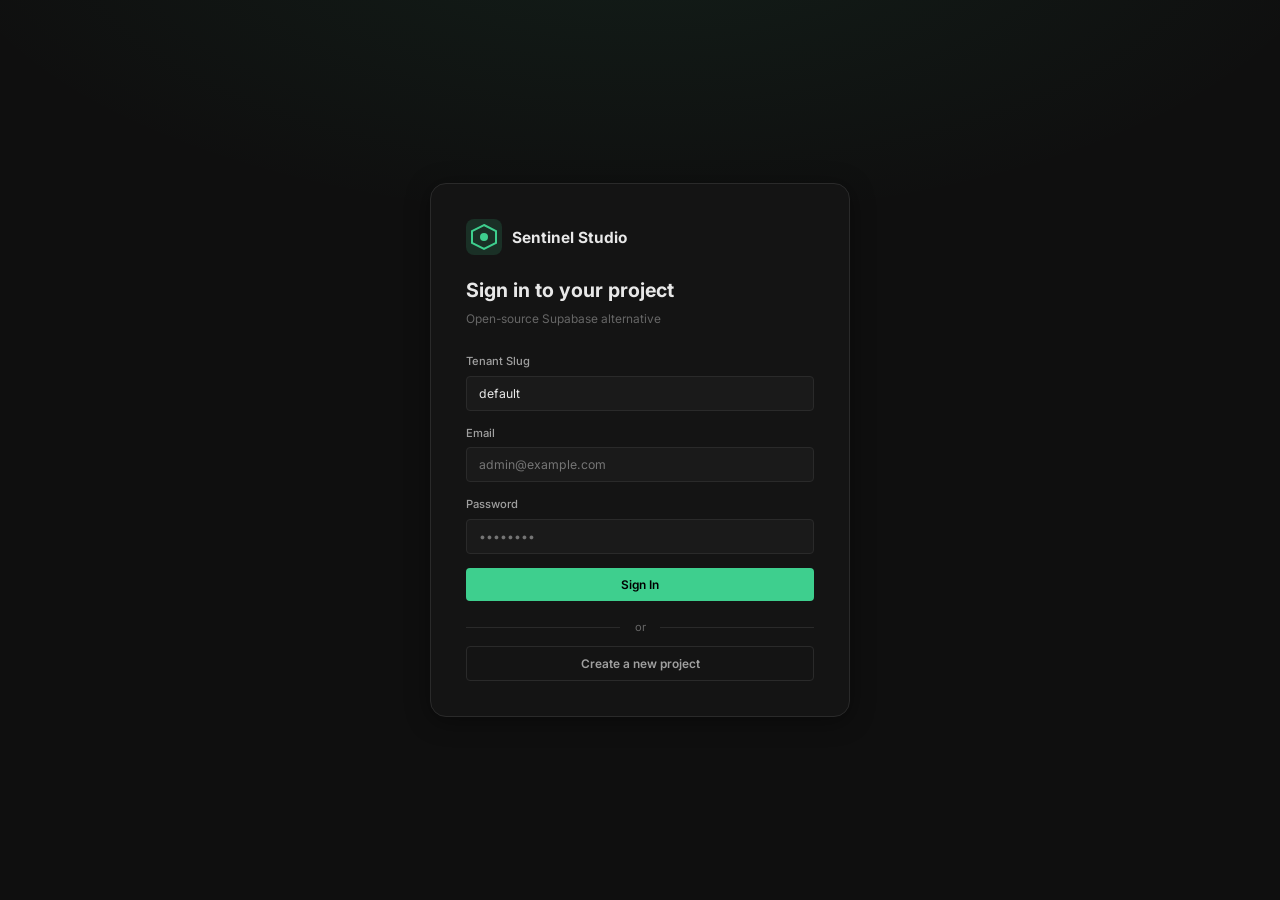
<file: frontend/index.html>
<!DOCTYPE html>
<html lang="en">
<head>
  <meta charset="UTF-8" />
  <meta name="viewport" content="width=device-width, initial-scale=1.0" />
  <title>Sentinel Studio</title>
  <meta name="description" content="Sentinel Studio — open-source mini Supabase. Manage your database, auth users, and API from one beautiful dashboard." />
  <link rel="preconnect" href="https://fonts.googleapis.com" />
  <link rel="preconnect" href="https://fonts.gstatic.com" crossorigin />
  <link href="https://fonts.googleapis.com/css2?family=Inter:wght@400;500;600;700&family=JetBrains+Mono:wght@400;500&display=swap" rel="stylesheet" />
  <link rel="stylesheet" href="./styles.css" />
</head>
<body>
  <!-- ── Login Screen ──────────────────────────────────────────────── -->
  <div id="loginScreen" class="login-screen">
    <div class="login-card">
      <div class="login-logo">
        <svg width="36" height="36" viewBox="0 0 36 36" fill="none">
          <rect width="36" height="36" rx="8" fill="#3ECF8E" fill-opacity="0.15"/>
          <path d="M18 6L30 12V24L18 30L6 24V12L18 6Z" stroke="#3ECF8E" stroke-width="2" fill="none"/>
          <circle cx="18" cy="18" r="4" fill="#3ECF8E"/>
        </svg>
        <span>Sentinel Studio</span>
      </div>
      <h1>Sign in to your project</h1>
      <p class="login-sub">Open-source Supabase alternative</p>

      <form id="loginForm">
        <div class="field">
          <label for="loginTenant">Tenant Slug</label>
          <input id="loginTenant" type="text" placeholder="default" value="default" required />
        </div>
        <div class="field">
          <label for="loginEmail">Email</label>
          <input id="loginEmail" type="email" placeholder="admin@example.com" required autocomplete="email" />
        </div>
        <div class="field">
          <label for="loginPassword">Password</label>
          <input id="loginPassword" type="password" placeholder="••••••••" required autocomplete="current-password" />
        </div>
        <button type="submit" class="btn btn-primary btn-full" id="loginBtn">
          <span>Sign In</span>
          <svg class="btn-spinner hidden" width="16" height="16" viewBox="0 0 24 24"><circle cx="12" cy="12" r="10" stroke="currentColor" stroke-width="3" fill="none" stroke-dasharray="40" stroke-dashoffset="10"/></svg>
        </button>
        <p id="loginError" class="error-msg hidden"></p>
      </form>

      <div class="login-divider">or</div>
      <button class="btn btn-ghost btn-full" id="showSignupBtn">Create a new project</button>
    </div>

    <!-- Signup panel -->
    <div class="login-card hidden" id="signupCard">
      <div class="login-logo">
        <svg width="36" height="36" viewBox="0 0 36 36" fill="none">
          <rect width="36" height="36" rx="8" fill="#3ECF8E" fill-opacity="0.15"/>
          <path d="M18 6L30 12V24L18 30L6 24V12L18 6Z" stroke="#3ECF8E" stroke-width="2" fill="none"/>
          <circle cx="18" cy="18" r="4" fill="#3ECF8E"/>
        </svg>
        <span>Sentinel Studio</span>
      </div>
      <h1>Create a project</h1>
      <form id="signupForm">
        <div class="field">
          <label>Project Name</label>
          <input id="startupName" type="text" placeholder="Acme Corp" required />
        </div>
        <div class="field">
          <label>Project Slug</label>
          <input id="startupSlug" type="text" placeholder="acme" required />
          <small>Lowercase letters, numbers, hyphens only</small>
        </div>
        <div class="field">
          <label>Your Name</label>
          <input id="founderName" type="text" placeholder="Jane Smith" required />
        </div>
        <div class="field">
          <label>Email</label>
          <input id="founderEmail" type="email" placeholder="jane@acme.com" required />
        </div>
        <div class="field">
          <label>Password</label>
          <input id="founderPassword" type="password" placeholder="••••••••" required />
        </div>
        <button type="submit" class="btn btn-primary btn-full">Create Project</button>
        <p id="signupError" class="error-msg hidden"></p>
        <p id="signupSuccess" class="success-msg hidden"></p>
      </form>
      <button class="btn btn-ghost btn-full" id="showLoginBtn" style="margin-top:0.75rem">Back to sign in</button>
    </div>
  <!-- Verify modal/screen -->
    <div class="login-card hidden" id="verifyCard">
      <div class="login-logo">
        <svg width="36" height="36" viewBox="0 0 36 36" fill="none">
          <rect width="36" height="36" rx="8" fill="#3ECF8E" fill-opacity="0.15"/>
          <path d="M18 6L30 12V24L18 30L6 24V12L18 6Z" stroke="#3ECF8E" stroke-width="2" fill="none"/>
          <circle cx="18" cy="18" r="4" fill="#3ECF8E"/>
        </svg>
        <span>Sentinel Studio</span>
      </div>
      <h1>Verify Account</h1>
      <p class="login-sub">Enter the token sent to your email.</p>
      <form id="verifyForm">
        <div class="field">
          <label>Verification Token</label>
          <input id="verifyToken" type="text" placeholder="Paste token here..." required />
        </div>
        <button type="submit" class="btn btn-primary btn-full">Verify & Sign In</button>
        <p id="verifyError" class="error-msg hidden"></p>
      </form>
      <button class="btn btn-ghost btn-full" id="showLoginFromVerifyBtn" style="margin-top:0.75rem">Back to sign in</button>
    </div>
  </div>

  <!-- ── Studio App ────────────────────────────────────────────────── -->
  <div id="studioApp" class="studio hidden">

    <!-- Sidebar -->
    <aside class="sidebar">
      <div class="sidebar-header">
        <div class="project-badge">
          <svg width="22" height="22" viewBox="0 0 36 36" fill="none">
            <rect width="36" height="36" rx="8" fill="#3ECF8E" fill-opacity="0.15"/>
            <path d="M18 6L30 12V24L18 30L6 24V12L18 6Z" stroke="#3ECF8E" stroke-width="1.5" fill="none"/>
            <circle cx="18" cy="18" r="4" fill="#3ECF8E"/>
          </svg>
          <div>
            <div class="project-name" id="sideProjectName">—</div>
            <div class="project-slug" id="sideProjectSlug">—</div>
          </div>
        </div>
      </div>

      <nav class="sidebar-nav">
        <div class="nav-section-label">Project</div>
        <button class="nav-item active" data-view="overview" id="nav-overview">
          <svg width="16" height="16" viewBox="0 0 24 24" fill="none" stroke="currentColor" stroke-width="2"><rect x="3" y="3" width="7" height="7" rx="1"/><rect x="14" y="3" width="7" height="7" rx="1"/><rect x="3" y="14" width="7" height="7" rx="1"/><rect x="14" y="14" width="7" height="7" rx="1"/></svg>
          Overview
        </button>

        <div class="nav-section-label">Database</div>
        <button class="nav-item" data-view="editor" id="nav-editor">
          <svg width="16" height="16" viewBox="0 0 24 24" fill="none" stroke="currentColor" stroke-width="2"><rect x="3" y="3" width="18" height="18" rx="2"/><line x1="3" y1="9" x2="21" y2="9"/><line x1="9" y1="9" x2="9" y2="21"/></svg>
          Table Editor
        </button>
        <button class="nav-item" data-view="sql" id="nav-sql">
          <svg width="16" height="16" viewBox="0 0 24 24" fill="none" stroke="currentColor" stroke-width="2"><polyline points="16 18 22 12 16 6"/><polyline points="8 6 2 12 8 18"/></svg>
          SQL Editor
        </button>

        <div class="nav-section-label">Auth</div>
        <button class="nav-item" data-view="users" id="nav-users">
          <svg width="16" height="16" viewBox="0 0 24 24" fill="none" stroke="currentColor" stroke-width="2"><path d="M17 21v-2a4 4 0 0 0-4-4H5a4 4 0 0 0-4 4v2"/><circle cx="9" cy="7" r="4"/><path d="M23 21v-2a4 4 0 0 0-3-3.87"/><path d="M16 3.13a4 4 0 0 1 0 7.75"/></svg>
          Users
        </button>
        <button class="nav-item" data-view="logs" id="nav-logs">
          <svg width="16" height="16" viewBox="0 0 24 24" fill="none" stroke="currentColor" stroke-width="2"><path d="M14 2H6a2 2 0 0 0-2 2v16a2 2 0 0 0 2 2h12a2 2 0 0 0 2-2V8z"/><polyline points="14 2 14 8 20 8"/><line x1="16" y1="13" x2="8" y2="13"/><line x1="16" y1="17" x2="8" y2="17"/></svg>
          Audit Logs
        </button>

        <div class="nav-section-label">API</div>
        <button class="nav-item" data-view="apidocs" id="nav-apidocs">
          <svg width="16" height="16" viewBox="0 0 24 24" fill="none" stroke="currentColor" stroke-width="2"><circle cx="12" cy="12" r="10"/><line x1="2" y1="12" x2="22" y2="12"/><path d="M12 2a15.3 15.3 0 0 1 4 10 15.3 15.3 0 0 1-4 10 15.3 15.3 0 0 1-4-10 15.3 15.3 0 0 1 4-10z"/></svg>
          API Docs
        </button>

        <div class="nav-section-label">Settings</div>
        <button class="nav-item" data-view="settings" id="nav-settings">
          <svg width="16" height="16" viewBox="0 0 24 24" fill="none" stroke="currentColor" stroke-width="2"><circle cx="12" cy="12" r="3"/><path d="M19.07 4.93a10 10 0 0 1 0 14.14M4.93 4.93a10 10 0 0 0 0 14.14"/><path d="M12 1v3M12 20v3M4.22 4.22l2.12 2.12M17.66 17.66l2.12 2.12M1 12h3M20 12h3M4.22 19.78l2.12-2.12M17.66 6.34l2.12-2.12"/></svg>
          Settings
        </button>
      </nav>

      <div class="sidebar-footer">
        <button class="nav-item signout" id="signOutBtn">
          <svg width="16" height="16" viewBox="0 0 24 24" fill="none" stroke="currentColor" stroke-width="2"><path d="M9 21H5a2 2 0 0 1-2-2V5a2 2 0 0 1 2-2h4"/><polyline points="16 17 21 12 16 7"/><line x1="21" y1="12" x2="9" y2="12"/></svg>
          Sign Out
        </button>
      </div>
    </aside>

    <!-- Main content area -->
    <main class="main-content">

      <!-- ── Overview ── -->
      <section class="view active" id="view-overview">
        <div class="view-header">
          <h2>Project Overview</h2>
          <button class="btn btn-sm btn-ghost" id="refreshMetricsBtn">↻ Refresh</button>
        </div>
        <div class="metric-grid" id="metricGrid">
          <div class="metric-card"><div class="metric-label">Total Users</div><div class="metric-value" id="m-totalUsers">—</div></div>
          <div class="metric-card"><div class="metric-label">Verified Users</div><div class="metric-value" id="m-verified">—</div></div>
          <div class="metric-card"><div class="metric-label">Active Sessions</div><div class="metric-value" id="m-sessions">—</div></div>
          <div class="metric-card"><div class="metric-label">Failed Logins (24h)</div><div class="metric-value danger" id="m-failedLogins">—</div></div>
          <div class="metric-card"><div class="metric-label">Admins</div><div class="metric-value accent" id="m-admins">—</div></div>
          <div class="metric-card"><div class="metric-label">Pending Verifications</div><div class="metric-value" id="m-pending">—</div></div>
        </div>

        <div class="section-grid">
          <div>
            <h3 class="section-title">Recent Users</h3>
            <div class="table-wrap">
              <table class="data-table" id="recentUsersTable">
                <thead><tr><th>Email</th><th>Role</th><th>Verified</th><th>Joined</th></tr></thead>
                <tbody id="recentUsersTbody"><tr><td colspan="4" class="empty">Loading…</td></tr></tbody>
              </table>
            </div>
          </div>
          <div>
            <h3 class="section-title">Recent Auth Events</h3>
            <div class="table-wrap">
              <table class="data-table" id="recentAuditTable">
                <thead><tr><th>Event</th><th>Status</th><th>Email</th><th>Time</th></tr></thead>
                <tbody id="recentAuditTbody"><tr><td colspan="4" class="empty">Loading…</td></tr></tbody>
              </table>
            </div>
          </div>
        </div>
      </section>

      <!-- ── Table Editor ── -->
      <section class="view" id="view-editor">
        <div class="view-header">
          <h2>Table Editor</h2>
          <div class="header-controls">
            <select id="tableSelect" class="select-input">
              <option value="">Select a table…</option>
            </select>
            <button class="btn btn-sm btn-primary" id="insertRowBtn">+ Insert Row</button>
          </div>
        </div>
        <div class="table-wrap" id="tableEditorWrap">
          <div class="empty-state">
            <svg width="48" height="48" viewBox="0 0 24 24" fill="none" stroke="#333" stroke-width="1.5"><rect x="3" y="3" width="18" height="18" rx="2"/><line x1="3" y1="9" x2="21" y2="9"/><line x1="9" y1="9" x2="9" y2="21"/></svg>
            <p>Select a table to view its rows</p>
          </div>
        </div>
        <!-- Insert Row Modal -->
        <div class="modal-overlay hidden" id="insertModal">
          <div class="modal">
            <div class="modal-header">
              <h3>Insert Row</h3>
              <button class="modal-close" id="closeInsertModal">✕</button>
            </div>
            <div id="insertFields"></div>
            <div class="modal-footer">
              <button class="btn btn-ghost" id="cancelInsertBtn">Cancel</button>
              <button class="btn btn-primary" id="confirmInsertBtn">Insert</button>
            </div>
            <p id="insertError" class="error-msg hidden"></p>
          </div>
        </div>
      </section>

      <!-- ── SQL Editor ── -->
      <section class="view" id="view-sql">
        <div class="view-header">
          <h2>SQL Editor</h2>
          <div class="badge-row">
            <span class="badge badge-info">SELECT only</span>
            <span class="badge">Tenant-scoped</span>
          </div>
        </div>
        <div class="sql-editor-wrap">
          <div class="sql-toolbar">
            <span class="mono" style="color:#555;font-size:0.8rem">SQL</span>
            <button class="btn btn-sm btn-primary" id="runSqlBtn">▶ Run</button>
          </div>
          <textarea id="sqlInput" class="sql-textarea" spellcheck="false" placeholder="SELECT * FROM profiles LIMIT 10;"
>SELECT * FROM profiles LIMIT 10;</textarea>
        </div>
        <div id="sqlResults" class="sql-results">
          <p class="empty-state-inline">Run a query to see results</p>
        </div>
      </section>

      <!-- ── Users ── -->
      <section class="view" id="view-users">
        <div class="view-header">
          <h2>Auth Users</h2>
          <div class="header-controls">
            <input type="text" id="userSearchInput" class="search-input" placeholder="Search by email…" />
            <button class="btn btn-sm btn-ghost" id="refreshUsersBtn">↻ Refresh</button>
          </div>
        </div>
        <div class="table-wrap">
          <table class="data-table" id="usersTable">
            <thead>
              <tr>
                <th>Name</th>
                <th>Email</th>
                <th>Role</th>
                <th>Verified</th>
                <th>Last Login</th>
                <th>Created</th>
              </tr>
            </thead>
            <tbody id="usersTbody">
              <tr><td colspan="6" class="empty">Loading users…</td></tr>
            </tbody>
          </table>
        </div>
      </section>

      <!-- ── Audit Logs ── -->
      <section class="view" id="view-logs">
        <div class="view-header">
          <h2>Audit Logs</h2>
          <div class="header-controls">
            <select id="logEventFilter" class="select-input">
              <option value="">All events</option>
              <option value="login">login</option>
              <option value="signup">signup</option>
              <option value="logout">logout</option>
              <option value="verify_email">verify_email</option>
              <option value="forgot_password">forgot_password</option>
              <option value="reset_password">reset_password</option>
              <option value="refresh">refresh</option>
            </select>
            <select id="logStatusFilter" class="select-input">
              <option value="">All statuses</option>
              <option value="success">success</option>
              <option value="failed">failed</option>
              <option value="blocked">blocked</option>
            </select>
            <button class="btn btn-sm btn-ghost" id="refreshLogsBtn">↻ Refresh</button>
          </div>
        </div>
        <div class="table-wrap">
          <table class="data-table" id="logsTable">
            <thead>
              <tr>
                <th>Event</th>
                <th>Status</th>
                <th>Email</th>
                <th>IP</th>
                <th>Details</th>
                <th>Time</th>
              </tr>
            </thead>
            <tbody id="logsTbody">
              <tr><td colspan="6" class="empty">Loading logs…</td></tr>
            </tbody>
          </table>
        </div>
      </section>

      <!-- ── API Docs ── -->
      <section class="view" id="view-apidocs">
        <div class="view-header">
          <h2>API Documentation</h2>
          <div class="header-controls">
            <select id="docsTableSelect" class="select-input">
              <option value="">Select a table…</option>
            </select>
          </div>
        </div>
        <div id="apiDocsContent">
          <div class="empty-state">
            <svg width="48" height="48" viewBox="0 0 24 24" fill="none" stroke="#333" stroke-width="1.5"><circle cx="12" cy="12" r="10"/><line x1="2" y1="12" x2="22" y2="12"/><path d="M12 2a15.3 15.3 0 0 1 4 10 15.3 15.3 0 0 1-4 10 15.3 15.3 0 0 1-4-10 15.3 15.3 0 0 1 4-10z"/></svg>
            <p>Select a table to view its API reference</p>
          </div>
        </div>
      </section>

      <!-- ── Settings ── -->
      <section class="view" id="view-settings">
        <div class="view-header"><h2>Project Settings</h2></div>
        <div class="settings-grid">
          <div class="settings-card">
            <h3>Connection</h3>
            <div class="setting-row">
              <span class="setting-label">Gateway URL</span>
              <code id="settingGateway" class="setting-value">—</code>
            </div>
            <div class="setting-row">
              <span class="setting-label">Data API</span>
              <code class="setting-value" id="settingDataApi">—</code>
            </div>
            <div class="setting-row">
              <span class="setting-label">Auth API</span>
              <code class="setting-value" id="settingAuthApi">—</code>
            </div>
          </div>
          <div class="settings-card">
            <h3>Project</h3>
            <div class="setting-row">
              <span class="setting-label">Tenant Slug</span>
              <code class="setting-value" id="settingSlug">—</code>
            </div>
            <div class="setting-row">
              <span class="setting-label">Your Role</span>
              <code class="setting-value" id="settingRole">—</code>
            </div>
            <div class="setting-row">
              <span class="setting-label">Email</span>
              <code class="setting-value" id="settingEmail">—</code>
            </div>
          </div>
          <div class="settings-card">
            <h3>SDK Quick Start</h3>
            <pre class="code-block" id="sdkQuickstart">// Install (copy sentinel.js to your project)
// or use the CDN link

const db = Sentinel.createClient('&lt;GATEWAY_URL&gt;')

// Sign in
await db.auth.signIn({ email, password })

// Query a table
const { data } = await db.from('profiles')
  .select('*')
  .limit(10)
  .fetch()</pre>
          </div>
        </div>
      </section>

    </main>
  </div>

  <!-- Toast -->
  <div id="toastContainer" class="toast-container"></div>

  <script src="./config.js"></script>
  <script src="./app.js"></script>
</body>
</html>
</file>
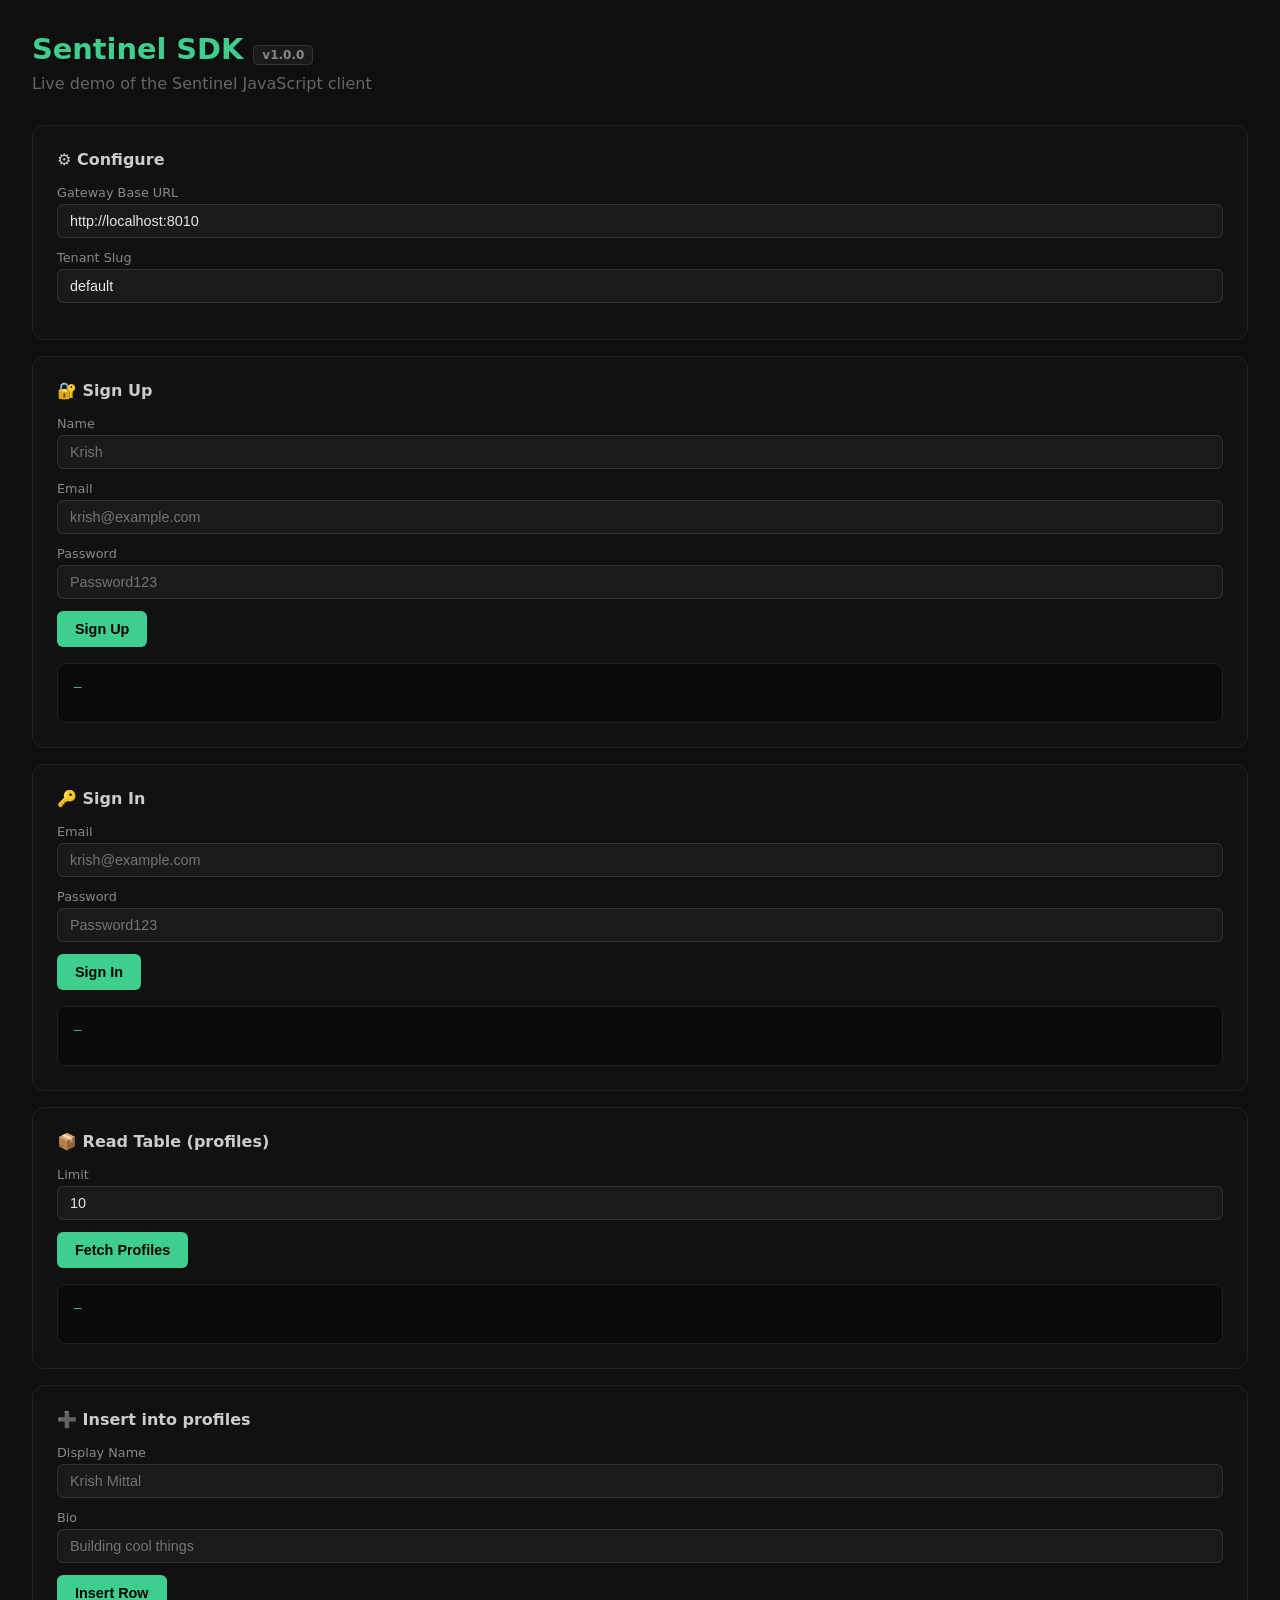
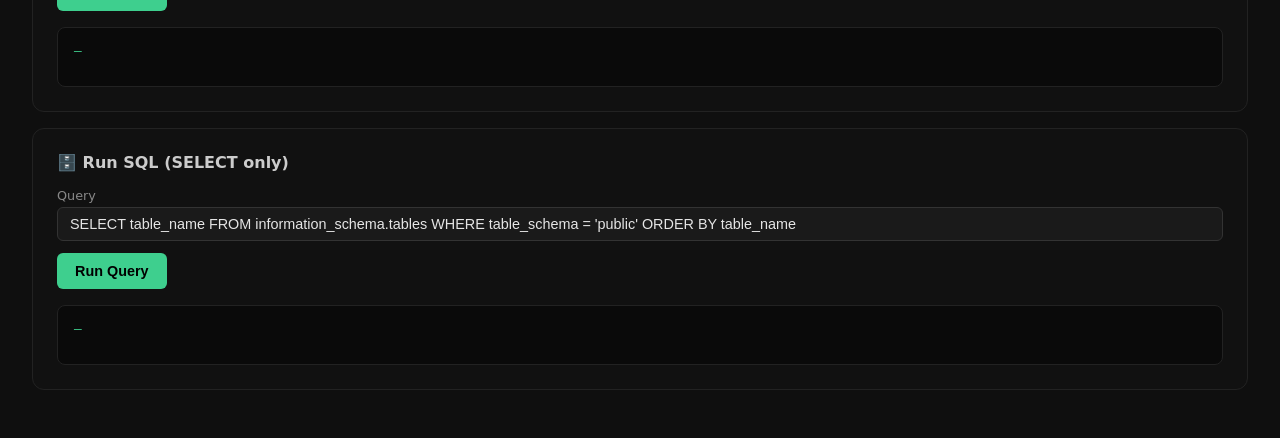
<file: sdk/examples/demo.html>
<!DOCTYPE html>
<html lang="en">
<head>
  <meta charset="UTF-8" />
  <meta name="viewport" content="width=device-width, initial-scale=1.0" />
  <title>Sentinel SDK Demo</title>
  <style>
    * { box-sizing: border-box; margin: 0; padding: 0; }
    body { background: #0f0f0f; color: #e5e5e5; font-family: 'Segoe UI', system-ui, sans-serif; padding: 2rem; }
    h1 { color: #3ECF8E; font-size: 1.8rem; margin-bottom: 0.5rem; }
    .tag { background: #1a1a1a; border: 1px solid #333; border-radius: 4px; padding: 2px 8px; font-size: 0.75rem; color: #888; }
    .card { background: #111; border: 1px solid #222; border-radius: 12px; padding: 1.5rem; margin: 1rem 0; }
    label { font-size: 0.8rem; color: #888; display: block; margin-bottom: 4px; }
    input { background: #1a1a1a; border: 1px solid #333; border-radius: 6px; padding: 8px 12px; color: #e5e5e5; width: 100%; margin-bottom: 12px; font-size: 0.9rem; }
    button { background: #3ECF8E; color: #000; border: none; border-radius: 6px; padding: 10px 18px; font-weight: 600; cursor: pointer; font-size: 0.9rem; }
    button:hover { background: #2db876; }
    pre { background: #0a0a0a; border: 1px solid #222; border-radius: 8px; padding: 1rem; font-size: 0.8rem; overflow-x: auto; white-space: pre-wrap; color: #3ECF8E; margin-top: 1rem; min-height: 60px; }
    h2 { font-size: 1rem; color: #ccc; margin-bottom: 1rem; }
  </style>
</head>
<body>
  <h1>Sentinel SDK <span class="tag">v1.0.0</span></h1>
  <p style="color:#666; margin-bottom:2rem">Live demo of the Sentinel JavaScript client</p>

  <div class="card">
    <h2>⚙️ Configure</h2>
    <label>Gateway Base URL</label>
    <input id="baseUrl" placeholder="http://localhost:8010" value="http://localhost:8010" />
    <label>Tenant Slug</label>
    <input id="tenantSlug" placeholder="default" value="default" />
  </div>

  <div class="card">
    <h2>🔐 Sign Up</h2>
    <label>Name</label><input id="signupName" placeholder="Krish" />
    <label>Email</label><input id="signupEmail" placeholder="krish@example.com" type="email" />
    <label>Password</label><input id="signupPass" type="password" placeholder="Password123" />
    <button onclick="doSignup()">Sign Up</button>
    <pre id="signupOut">—</pre>
  </div>

  <div class="card">
    <h2>🔑 Sign In</h2>
    <label>Email</label><input id="loginEmail" type="email" placeholder="krish@example.com" />
    <label>Password</label><input id="loginPass" type="password" placeholder="Password123" />
    <button onclick="doLogin()">Sign In</button>
    <pre id="loginOut">—</pre>
  </div>

  <div class="card">
    <h2>📦 Read Table (profiles)</h2>
    <label>Limit</label><input id="selectLimit" value="10" />
    <button onclick="doSelect()">Fetch Profiles</button>
    <pre id="selectOut">—</pre>
  </div>

  <div class="card">
    <h2>➕ Insert into profiles</h2>
    <label>Display Name</label><input id="insertName" placeholder="Krish Mittal" />
    <label>Bio</label><input id="insertBio" placeholder="Building cool things" />
    <button onclick="doInsert()">Insert Row</button>
    <pre id="insertOut">—</pre>
  </div>

  <div class="card">
    <h2>🗄️ Run SQL (SELECT only)</h2>
    <label>Query</label>
    <input id="sqlQuery" value="SELECT table_name FROM information_schema.tables WHERE table_schema = 'public' ORDER BY table_name" />
    <button onclick="doSql()">Run Query</button>
    <pre id="sqlOut">—</pre>
  </div>

  <script src="../sentinel.js"></script>
  <script>
    function getClient() {
      const url = document.getElementById('baseUrl').value;
      return Sentinel.createClient(url);
    }

    function out(id, data) {
      document.getElementById(id).textContent = JSON.stringify(data, null, 2);
    }

    async function doSignup() {
      const client = getClient();
      const tenantSlug = document.getElementById('tenantSlug').value || 'default';
      const result = await client.auth.signUp({
        name: document.getElementById('signupName').value,
        email: document.getElementById('signupEmail').value,
        password: document.getElementById('signupPass').value,
        tenantSlug,
      });
      out('signupOut', result);
    }

    async function doLogin() {
      const client = getClient();
      const tenantSlug = document.getElementById('tenantSlug').value || 'default';
      const result = await client.auth.signIn({
        email: document.getElementById('loginEmail').value,
        password: document.getElementById('loginPass').value,
        tenantSlug,
      });
      out('loginOut', result);
    }

    async function doSelect() {
      const client = getClient();
      const limit = parseInt(document.getElementById('selectLimit').value) || 10;
      const result = await client.from('profiles')
        .select('*')
        .order('created_at', { ascending: false })
        .limit(limit)
        .fetch();
      out('selectOut', result);
    }

    async function doInsert() {
      const client = getClient();
      const result = await client.from('profiles').insert({
        display_name: document.getElementById('insertName').value,
        bio: document.getElementById('insertBio').value,
      });
      out('insertOut', result);
    }

    async function doSql() {
      const client = getClient();
      const result = await client.sql(document.getElementById('sqlQuery').value);
      out('sqlOut', result);
    }
  </script>
</body>
</html>
</file>
<file: frontend/styles.css>
/* ── Reset & Base ──────────────────────────────────────────────────── */
*, *::before, *::after { box-sizing: border-box; margin: 0; padding: 0; }

:root {
  --bg:           #0f0f0f;
  --bg-2:         #141414;
  --bg-3:         #1a1a1a;
  --bg-4:         #222222;
  --border:       #2a2a2a;
  --border-light: #333333;
  --text:         #e8e8e8;
  --text-2:       #a0a0a0;
  --text-3:       #666666;
  --accent:       #3ECF8E;
  --accent-dim:   rgba(62,207,142,.12);
  --accent-hover: #2db876;
  --danger:       #EF4444;
  --danger-dim:   rgba(239,68,68,.12);
  --warn:         #F59E0B;
  --info:         #60A5FA;
  --sidebar-w:    240px;
  --radius:       8px;
  --radius-sm:    4px;
  --shadow:       0 4px 24px rgba(0,0,0,0.4);
  --font-mono:    'JetBrains Mono', 'Fira Code', monospace;
}

html { font-size: 14px; }
body {
  background: var(--bg);
  color: var(--text);
  font-family: 'Inter', system-ui, -apple-system, sans-serif;
  line-height: 1.5;
  min-height: 100vh;
}

/* ── Utilities ─────────────────────────────────────────────────────── */
.hidden { display: none !important; }
.mono { font-family: var(--font-mono); }

/* ── Scrollbar ─────────────────────────────────────────────────────── */
::-webkit-scrollbar { width: 6px; height: 6px; }
::-webkit-scrollbar-track { background: var(--bg-2); }
::-webkit-scrollbar-thumb { background: var(--border-light); border-radius: 3px; }

/* ── Login Screen ──────────────────────────────────────────────────── */
.login-screen {
  min-height: 100vh;
  display: flex;
  align-items: center;
  justify-content: center;
  background: radial-gradient(ellipse 80% 50% at 50% -10%, rgba(62,207,142,0.08) 0%, transparent 70%),
              var(--bg);
  padding: 2rem;
}

.login-card {
  background: var(--bg-2);
  border: 1px solid var(--border);
  border-radius: 16px;
  padding: 2.5rem;
  width: 100%;
  max-width: 420px;
  box-shadow: var(--shadow);
  animation: slideUp 0.3s ease;
}

@keyframes slideUp {
  from { opacity: 0; transform: translateY(16px); }
  to   { opacity: 1; transform: translateY(0); }
}

.login-logo {
  display: flex;
  align-items: center;
  gap: 10px;
  margin-bottom: 1.5rem;
  font-weight: 700;
  font-size: 1.1rem;
  color: var(--text);
}

.login-card h1 {
  font-size: 1.4rem;
  font-weight: 700;
  margin-bottom: 0.35rem;
}

.login-sub {
  color: var(--text-3);
  font-size: 0.85rem;
  margin-bottom: 1.75rem;
}

.login-divider {
  text-align: center;
  color: var(--text-3);
  font-size: 0.8rem;
  margin: 1.25rem 0 0.75rem;
  position: relative;
}
.login-divider::before,
.login-divider::after {
  content: '';
  position: absolute;
  top: 50%;
  width: calc(50% - 20px);
  height: 1px;
  background: var(--border);
}
.login-divider::before { left: 0; }
.login-divider::after  { right: 0; }

/* ── Forms ─────────────────────────────────────────────────────────── */
.field { margin-bottom: 1rem; }
.field label {
  display: block;
  font-size: 0.8rem;
  font-weight: 500;
  color: var(--text-2);
  margin-bottom: 6px;
}
.field small { display: block; color: var(--text-3); font-size: 0.75rem; margin-top: 4px; }

input[type="text"],
input[type="email"],
input[type="password"],
input[type="url"],
select,
textarea {
  width: 100%;
  background: var(--bg-3);
  border: 1px solid var(--border);
  border-radius: var(--radius-sm);
  padding: 9px 12px;
  color: var(--text);
  font-family: inherit;
  font-size: 0.875rem;
  transition: border-color 0.15s;
  outline: none;
}
input:focus, select:focus, textarea:focus {
  border-color: var(--accent);
  box-shadow: 0 0 0 3px var(--accent-dim);
}
select { cursor: pointer; }

.search-input { padding: 7px 12px; border-radius: var(--radius-sm); }
.select-input { min-width: 160px; }

/* ── Buttons ───────────────────────────────────────────────────────── */
.btn {
  display: inline-flex;
  align-items: center;
  gap: 6px;
  padding: 9px 16px;
  border-radius: var(--radius-sm);
  font-weight: 600;
  font-size: 0.85rem;
  cursor: pointer;
  border: none;
  transition: all 0.15s;
  font-family: inherit;
  white-space: nowrap;
}
.btn-primary { background: var(--accent); color: #000; }
.btn-primary:hover { background: var(--accent-hover); }
.btn-ghost {
  background: transparent;
  color: var(--text-2);
  border: 1px solid var(--border);
}
.btn-ghost:hover { background: var(--bg-3); color: var(--text); }
.btn-danger { background: var(--danger-dim); color: var(--danger); border: 1px solid rgba(239,68,68,.3); }
.btn-full { width: 100%; justify-content: center; }
.btn-sm { padding: 6px 12px; font-size: 0.8rem; }
.btn-spinner { animation: spin 0.8s linear infinite; }
@keyframes spin { to { transform: rotate(360deg); } }

/* ── Messages ──────────────────────────────────────────────────────── */
.error-msg {
  color: var(--danger);
  font-size: 0.8rem;
  margin-top: 0.75rem;
  padding: 8px 12px;
  background: var(--danger-dim);
  border-radius: var(--radius-sm);
}
.success-msg {
  color: var(--accent);
  font-size: 0.8rem;
  margin-top: 0.75rem;
  padding: 8px 12px;
  background: var(--accent-dim);
  border-radius: var(--radius-sm);
}

/* ── Studio Layout ─────────────────────────────────────────────────── */
.studio {
  display: flex;
  height: 100vh;
  overflow: hidden;
}

/* ── Sidebar ───────────────────────────────────────────────────────── */
.sidebar {
  width: var(--sidebar-w);
  min-width: var(--sidebar-w);
  background: var(--bg-2);
  border-right: 1px solid var(--border);
  display: flex;
  flex-direction: column;
  overflow-y: auto;
}

.sidebar-header {
  padding: 1.25rem 1rem;
  border-bottom: 1px solid var(--border);
}

.project-badge {
  display: flex;
  align-items: center;
  gap: 10px;
}
.project-name {
  font-weight: 700;
  font-size: 0.9rem;
  color: var(--text);
  white-space: nowrap;
  overflow: hidden;
  text-overflow: ellipsis;
  max-width: 150px;
}
.project-slug {
  font-family: var(--font-mono);
  font-size: 0.7rem;
  color: var(--accent);
}

.sidebar-nav {
  flex: 1;
  padding: 1rem 0;
}

.nav-section-label {
  padding: 0 1rem;
  font-size: 0.7rem;
  font-weight: 600;
  letter-spacing: 0.08em;
  text-transform: uppercase;
  color: var(--text-3);
  margin-top: 1.25rem;
  margin-bottom: 0.25rem;
}
.nav-section-label:first-child { margin-top: 0; }

.nav-item {
  display: flex;
  align-items: center;
  gap: 10px;
  padding: 8px 1rem;
  width: 100%;
  background: transparent;
  border: none;
  border-radius: 0;
  color: var(--text-2);
  font-size: 0.85rem;
  font-family: inherit;
  cursor: pointer;
  transition: all 0.15s;
  text-align: left;
}
.nav-item:hover { background: var(--bg-3); color: var(--text); }
.nav-item.active { background: var(--accent-dim); color: var(--accent); }
.nav-item.active svg { stroke: var(--accent); }
.nav-item.signout { color: var(--danger); }
.nav-item.signout:hover { background: var(--danger-dim); }

.sidebar-footer {
  padding: 0.75rem 0;
  border-top: 1px solid var(--border);
}

/* ── Main Content ──────────────────────────────────────────────────── */
.main-content {
  flex: 1;
  overflow-y: auto;
  background: var(--bg);
}

.view {
  display: none;
  padding: 2rem;
  animation: fadeIn 0.2s ease;
  min-height: 100%;
}
.view.active { display: block; }

@keyframes fadeIn {
  from { opacity: 0; }
  to   { opacity: 1; }
}

/* ── View Header ───────────────────────────────────────────────────── */
.view-header {
  display: flex;
  align-items: center;
  justify-content: space-between;
  margin-bottom: 1.75rem;
  flex-wrap: wrap;
  gap: 1rem;
}
.view-header h2 {
  font-size: 1.25rem;
  font-weight: 700;
}
.header-controls {
  display: flex;
  align-items: center;
  gap: 0.75rem;
  flex-wrap: wrap;
}

/* ── Metric Cards ──────────────────────────────────────────────────── */
.metric-grid {
  display: grid;
  grid-template-columns: repeat(auto-fill, minmax(160px, 1fr));
  gap: 1rem;
  margin-bottom: 2rem;
}
.metric-card {
  background: var(--bg-2);
  border: 1px solid var(--border);
  border-radius: var(--radius);
  padding: 1.25rem;
  transition: border-color 0.15s;
}
.metric-card:hover { border-color: var(--border-light); }
.metric-label {
  font-size: 0.75rem;
  color: var(--text-3);
  font-weight: 500;
  margin-bottom: 0.5rem;
}
.metric-value {
  font-size: 2rem;
  font-weight: 700;
  color: var(--text);
  line-height: 1;
}
.metric-value.accent { color: var(--accent); }
.metric-value.danger { color: var(--danger); }

/* ── Section Grid ──────────────────────────────────────────────────── */
.section-grid {
  display: grid;
  grid-template-columns: 1fr 1fr;
  gap: 1.5rem;
}
@media (max-width: 900px) { .section-grid { grid-template-columns: 1fr; } }

.section-title {
  font-size: 0.85rem;
  font-weight: 600;
  color: var(--text-2);
  margin-bottom: 0.75rem;
  letter-spacing: 0.02em;
}

/* ── Data Tables ───────────────────────────────────────────────────── */
.table-wrap {
  overflow-x: auto;
  border: 1px solid var(--border);
  border-radius: var(--radius);
  background: var(--bg-2);
}
.data-table {
  width: 100%;
  border-collapse: collapse;
  font-size: 0.82rem;
}
.data-table thead tr {
  background: var(--bg-3);
  border-bottom: 1px solid var(--border);
}
.data-table th {
  padding: 10px 14px;
  text-align: left;
  font-weight: 600;
  color: var(--text-2);
  font-size: 0.75rem;
  letter-spacing: 0.04em;
  text-transform: uppercase;
  white-space: nowrap;
}
.data-table td {
  padding: 10px 14px;
  border-bottom: 1px solid var(--border);
  color: var(--text);
  max-width: 240px;
  overflow: hidden;
  text-overflow: ellipsis;
  white-space: nowrap;
}
.data-table tbody tr:last-child td { border-bottom: none; }
.data-table tbody tr:hover { background: var(--bg-3); }
.data-table td.empty { text-align: center; color: var(--text-3); padding: 2rem; }
.data-table td .delete-row-btn {
  background: transparent;
  border: none;
  color: var(--text-3);
  cursor: pointer;
  padding: 4px;
  border-radius: 4px;
  font-size: 0.75rem;
  transition: all 0.15s;
}
.data-table td .delete-row-btn:hover { background: var(--danger-dim); color: var(--danger); }

/* ── Badges ────────────────────────────────────────────────────────── */
.badge {
  display: inline-flex;
  align-items: center;
  padding: 2px 8px;
  border-radius: 20px;
  font-size: 0.72rem;
  font-weight: 600;
  background: var(--bg-3);
  color: var(--text-2);
  border: 1px solid var(--border);
}
.badge-success { background: var(--accent-dim); color: var(--accent); border-color: rgba(62,207,142,.3); }
.badge-danger  { background: var(--danger-dim); color: var(--danger); border-color: rgba(239,68,68,.3); }
.badge-warn    { background: rgba(245,158,11,.12); color: var(--warn); border-color: rgba(245,158,11,.3); }
.badge-info    { background: rgba(96,165,250,.12); color: var(--info); border-color: rgba(96,165,250,.3); }
.badge-row     { display: flex; gap: 0.5rem; align-items: center; }

/* ── SQL Editor ────────────────────────────────────────────────────── */
.sql-editor-wrap {
  background: var(--bg-2);
  border: 1px solid var(--border);
  border-radius: var(--radius);
  margin-bottom: 1rem;
  overflow: hidden;
}
.sql-toolbar {
  display: flex;
  align-items: center;
  justify-content: space-between;
  padding: 0.75rem 1rem;
  border-bottom: 1px solid var(--border);
  background: var(--bg-3);
}
.sql-textarea {
  width: 100%;
  min-height: 160px;
  padding: 1rem;
  background: var(--bg-2);
  border: none;
  color: var(--text);
  font-family: var(--font-mono);
  font-size: 0.85rem;
  resize: vertical;
  border-radius: 0;
  outline: none;
}
.sql-results {
  background: var(--bg-2);
  border: 1px solid var(--border);
  border-radius: var(--radius);
  min-height: 120px;
  overflow-x: auto;
}
.empty-state-inline {
  text-align: center;
  color: var(--text-3);
  padding: 3rem;
  font-size: 0.85rem;
}

/* ── Empty State ───────────────────────────────────────────────────── */
.empty-state {
  display: flex;
  flex-direction: column;
  align-items: center;
  gap: 1rem;
  padding: 4rem 2rem;
  color: var(--text-3);
  font-size: 0.85rem;
  text-align: center;
}

/* ── API Docs ──────────────────────────────────────────────────────── */
.api-section {
  margin-bottom: 2rem;
}
.api-method {
  display: flex;
  align-items: center;
  gap: 10px;
  margin-bottom: 0.75rem;
}
.method-badge {
  font-family: var(--font-mono);
  font-size: 0.75rem;
  font-weight: 700;
  padding: 3px 8px;
  border-radius: 4px;
  min-width: 56px;
  text-align: center;
}
.method-get    { background: rgba(96,165,250,.15); color: var(--info); }
.method-post   { background: var(--accent-dim); color: var(--accent); }
.method-patch  { background: rgba(245,158,11,.15); color: var(--warn); }
.method-delete { background: var(--danger-dim); color: var(--danger); }
.api-path {
  font-family: var(--font-mono);
  font-size: 0.82rem;
  color: var(--text);
}
.code-block {
  background: var(--bg-2);
  border: 1px solid var(--border);
  border-radius: var(--radius-sm);
  padding: 1rem;
  font-family: var(--font-mono);
  font-size: 0.8rem;
  color: var(--text);
  overflow-x: auto;
  white-space: pre;
  margin-top: 0.5rem;
}

/* ── Settings ──────────────────────────────────────────────────────── */
.settings-grid {
  display: grid;
  grid-template-columns: repeat(auto-fill, minmax(340px, 1fr));
  gap: 1.5rem;
}
.settings-card {
  background: var(--bg-2);
  border: 1px solid var(--border);
  border-radius: var(--radius);
  padding: 1.5rem;
}
.settings-card h3 {
  font-size: 0.9rem;
  font-weight: 700;
  margin-bottom: 1.25rem;
  color: var(--text);
}
.setting-row {
  display: flex;
  align-items: flex-start;
  justify-content: space-between;
  gap: 1rem;
  padding: 0.6rem 0;
  border-bottom: 1px solid var(--border);
}
.setting-row:last-child { border-bottom: none; }
.setting-label { font-size: 0.8rem; color: var(--text-2); white-space: nowrap; }
.setting-value {
  font-family: var(--font-mono);
  font-size: 0.76rem;
  color: var(--accent);
  word-break: break-all;
  text-align: right;
}

/* ── Modal ─────────────────────────────────────────────────────────── */
.modal-overlay {
  position: fixed;
  inset: 0;
  background: rgba(0,0,0,0.7);
  display: flex;
  align-items: center;
  justify-content: center;
  z-index: 100;
  animation: fadeIn 0.15s ease;
}
.modal {
  background: var(--bg-2);
  border: 1px solid var(--border);
  border-radius: 12px;
  padding: 1.75rem;
  width: 100%;
  max-width: 480px;
  max-height: 85vh;
  overflow-y: auto;
  box-shadow: var(--shadow);
  animation: slideUp 0.2s ease;
}
.modal-header {
  display: flex;
  align-items: center;
  justify-content: space-between;
  margin-bottom: 1.5rem;
}
.modal-header h3 { font-size: 1rem; font-weight: 700; }
.modal-close {
  background: transparent;
  border: none;
  color: var(--text-3);
  cursor: pointer;
  font-size: 1rem;
  padding: 4px 8px;
  border-radius: 4px;
  transition: all 0.15s;
}
.modal-close:hover { background: var(--bg-4); color: var(--text); }
.modal-footer {
  display: flex;
  justify-content: flex-end;
  gap: 0.75rem;
  margin-top: 1.5rem;
}

/* ── Toast Notifications ───────────────────────────────────────────── */
.toast-container {
  position: fixed;
  bottom: 1.5rem;
  right: 1.5rem;
  display: flex;
  flex-direction: column;
  gap: 0.5rem;
  z-index: 999;
}
.toast {
  background: var(--bg-3);
  border: 1px solid var(--border-light);
  border-radius: var(--radius);
  padding: 12px 16px;
  font-size: 0.85rem;
  color: var(--text);
  box-shadow: var(--shadow);
  animation: slideUp 0.2s ease;
  max-width: 340px;
  display: flex;
  align-items: center;
  gap: 8px;
}
.toast.success { border-left: 3px solid var(--accent); }
.toast.error   { border-left: 3px solid var(--danger); }
.toast.info    { border-left: 3px solid var(--info); }
</file>
